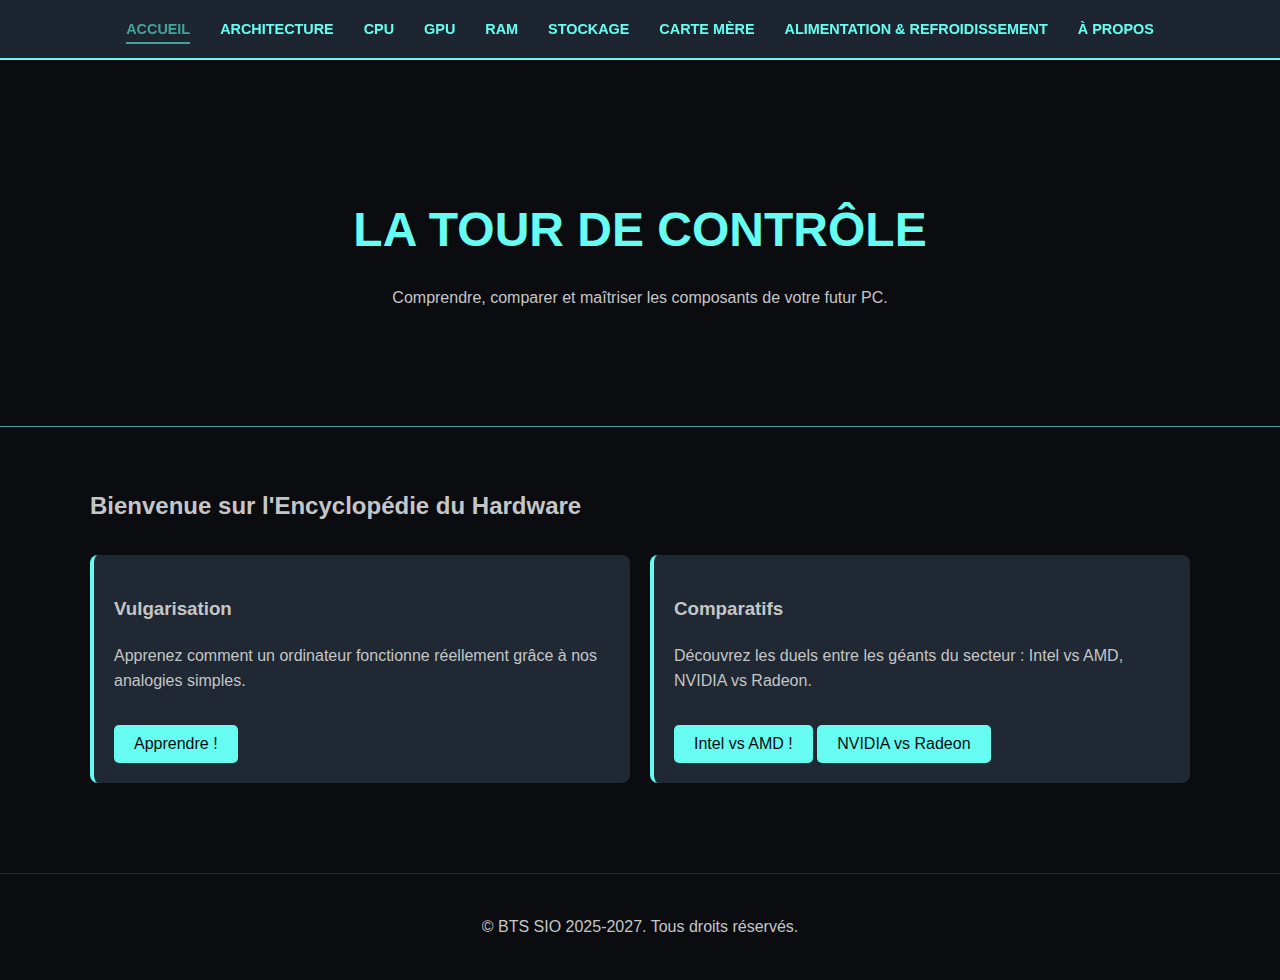
<file: index.html>
<!DOCTYPE html>
<html lang="fr">
<head>
    <meta charset="UTF-8">
    <meta name="viewport" content="width=device-width, initial-scale=1.0">
    <title>Cyber-Hardware | La Tour de Contrôle</title>
    <link rel="stylesheet" href="css/global.css">
    <link rel="stylesheet" href="css/acceuil.css">
</head>
<body>

    <header>
        <nav>
            <ul>
                <li><a href="index.html"class="active">Accueil</a></li>
                <li><a href="architecture.html">Architecture</a></li>
                <li><a href="cpu.html">CPU</a></li>
                <li><a href="gpu.html">GPU</a></li>
                <li><a href="ram.html">RAM</a></li>
                <li><a href="stockage.html">Stockage</a></li>
                <li><a href="mobo.html">Carte Mère</a></li>
                <li><a href="cooling.html">Alimentation & Refroidissement</a></li>
                <li><a href="a-propos.html">À propos</a></li>

            </ul>
        </nav>
    </header>

    <section class="hero">
        <h1>LA TOUR DE CONTRÔLE</h1>
        <p>Comprendre, comparer et maîtriser les composants de votre futur PC.</p>
    </section>

    <main class="container">
        <h2>Bienvenue sur l'Encyclopédie du Hardware</h2>
        <div class="intro-grid">
            <div class="card">
                <h3>Vulgarisation</h3>
                <p>Apprenez comment un ordinateur fonctionne réellement grâce à nos analogies simples.</p>
                <a href="architecture.html"><button class="go-to">Apprendre !</button></a>
            </div>
            <div class="card">
                <h3>Comparatifs</h3>
                <p>Découvrez les duels entre les géants du secteur : Intel vs AMD, NVIDIA vs Radeon.</p>
                <a href="cpu.html"><button class="go-to">Intel vs AMD !</button></a>
                <a href="gpu.html"><button class="go-to">NVIDIA vs Radeon</button></a>
            </div>
        </div>
    </main>

    <footer>    
        &copy; BTS SIO 2025-2027. Tous droits réservés.
    </footer>

</body>
</html>
</file>
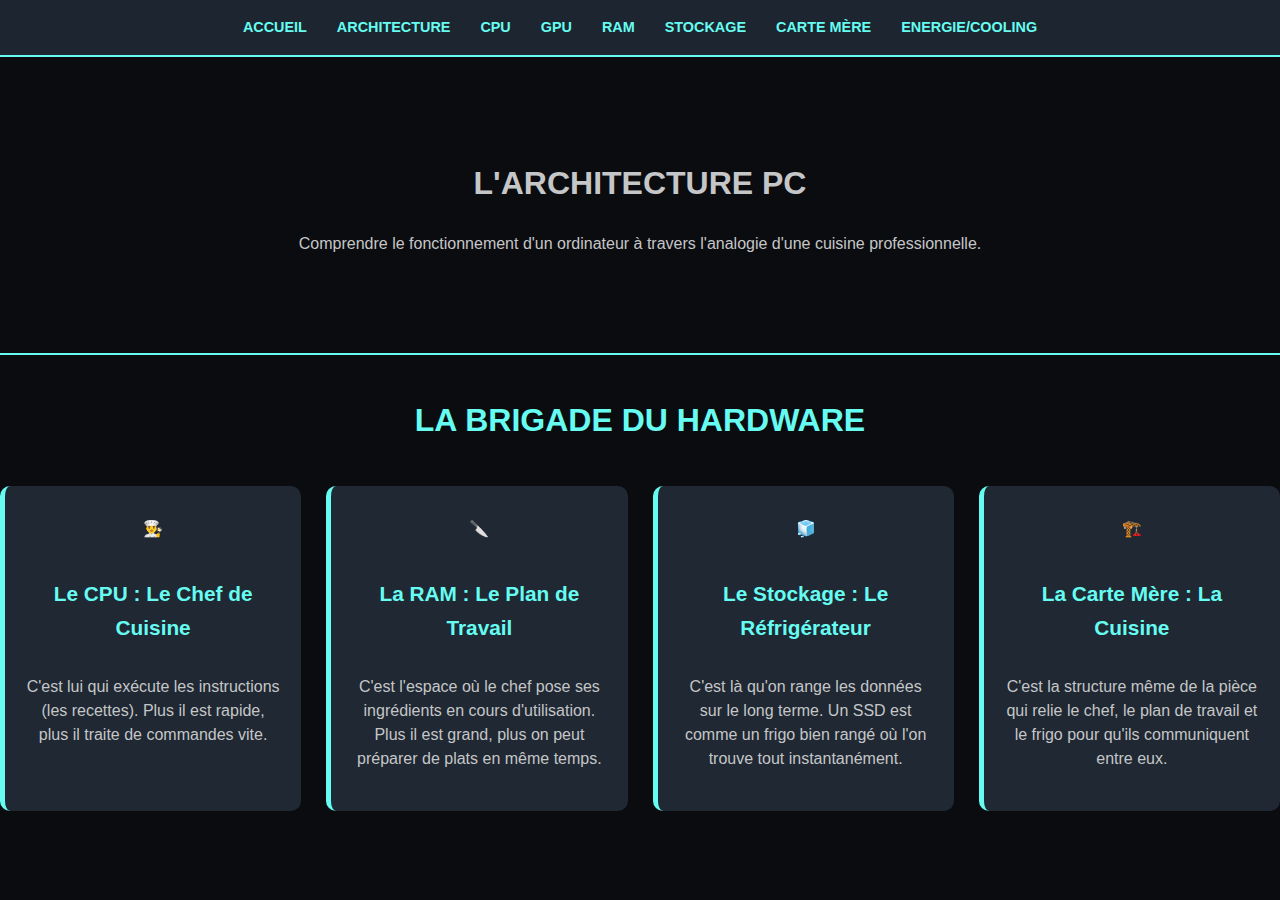
<file: architecture.html>
<!DOCTYPE html>
<html lang="fr">
<head>
    <meta charset="UTF-8">
    <meta name="viewport" content="width=device-width, initial-scale=1.0">
    <title>Architecture PC | La Brigade de Cuisine</title>
    
    <link rel="stylesheet" href="css/global.css">
    <link rel="stylesheet" href="css/architecture.css">
</head>
<body>

    <header>
        <nav>
            <ul>
                <li><a href="index.html">Accueil</a></li>
                <li><a href="architecture.html">Architecture</a></li>
                <li><a href="cpu.html">CPU</a></li>
                <li><a href="gpu.html">GPU</a></li>
                <li><a href="ram.html">RAM</a></li>
                <li><a href="stockage.html">Stockage</a></li>
                <li><a href="mobo.html">Carte Mère</a></li>
                <li><a href="cooling.html">Energie/Cooling</a></li>
            </ul>
        </nav>
    </header>

    <section class="hero-arch">
        <div class="container">
            <h1>L'ARCHITECTURE PC</h1>
            <p>Comprendre le fonctionnement d'un ordinateur à travers l'analogie d'une cuisine professionnelle.</p>
        </div>
    </section>

    <main class="container">
        <h2 class="section-title">La Brigade du Hardware</h2>
        
        <div class="analogy-grid">
            <div class="analogy-card">
                <div class="icon-box">👨‍🍳</div>
                <h3>Le CPU : Le Chef de Cuisine</h3>
                <p>C'est lui qui exécute les instructions (les recettes). Plus il est rapide, plus il traite de commandes vite.</p>
            </div>

            <div class="analogy-card">
                <div class="icon-box">🔪</div>
                <h3>La RAM : Le Plan de Travail</h3>
                <p>C'est l'espace où le chef pose ses ingrédients en cours d'utilisation. Plus il est grand, plus on peut préparer de plats en même temps.</p>
            </div>

            <div class="analogy-card">
                <div class="icon-box">🧊</div>
                <h3>Le Stockage : Le Réfrigérateur</h3>
                <p>C'est là qu'on range les données sur le long terme. Un SSD est comme un frigo bien rangé où l'on trouve tout instantanément.</p>
            </div>

            <div class="analogy-card">
                <div class="icon-box">🏗️</div>
                <h3>La Carte Mère : La Cuisine</h3>
                <p>C'est la structure même de la pièce qui relie le chef, le plan de travail et le frigo pour qu'ils communiquent entre eux.</p>
            </div>
        </div>
    </main>

    

</body>
</html>
</file>
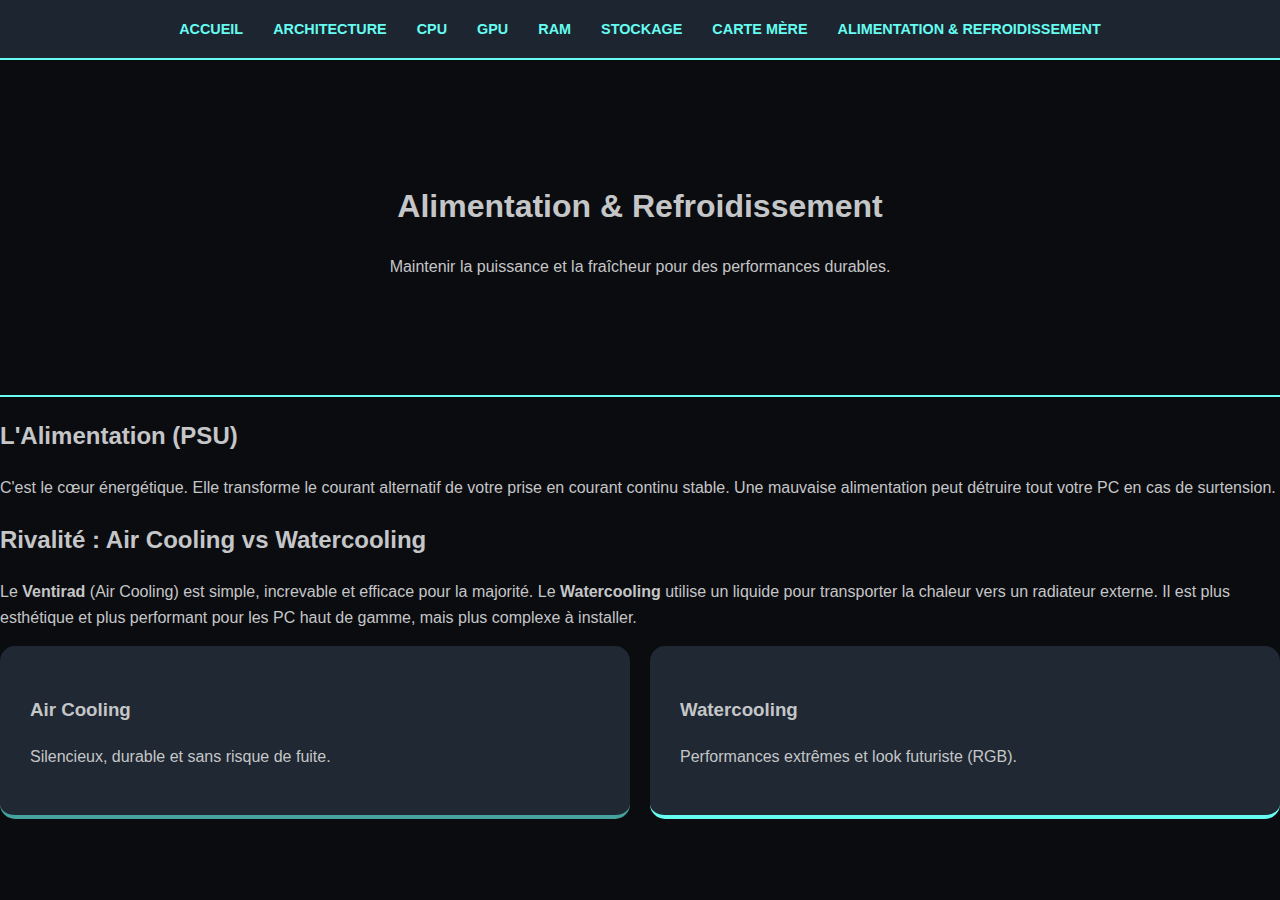
<file: cooling.html>
<!DOCTYPE html>
<html lang="fr">

<head>
    <meta charset="UTF-8">
    <meta name="viewport" content="width=device-width, initial-scale=1.0">
    <title>Cooling & Energie | Gestion Thermique - Cyber-Hardware</title>
    <link rel="stylesheet" href="css/global.css">
    <link rel="stylesheet" href="css/cooling.css">
</head>

<body>
    <header>
        <nav>
            <ul>
                <li><a href="index.html">Accueil</a></li>
                <li><a href="architecture.html">Architecture</a></li>
                <li><a href="cpu.html">CPU</a></li>
                <li><a href="gpu.html">GPU</a></li>
                <li><a href="ram.html">RAM</a></li>
                <li><a href="stockage.html">Stockage</a></li>
                <li><a href="mobo.html">Carte Mère</a></li>
                <li><a href="cooling.html">Alimentation & Refroidissement</a></li>
            </ul>
        </nav>
    </header>

    <main class="cooling-section">
        <section class="hero-cooling">
            <h1>Alimentation & Refroidissement</h1>
            <p>Maintenir la puissance et la fraîcheur pour des performances durables.</p>
        </section>

        <div class="container">
            <section class="explanation-box">
                <h2>L'Alimentation (PSU)</h2>
                <p>C'est le cœur énergétique. Elle transforme le courant alternatif de votre prise en courant continu
                    stable. Une mauvaise alimentation peut détruire tout votre PC en cas de surtension.</p>

                <h2>Rivalité : Air Cooling vs Watercooling</h2>
                <p>Le <strong>Ventirad</strong> (Air Cooling) est simple, increvable et efficace pour la majorité. Le
                    <strong>Watercooling</strong> utilise un liquide pour transporter la chaleur vers un radiateur
                    externe. Il est plus esthétique et plus performant pour les PC haut de gamme, mais plus complexe à
                    installer.</p>
            </section>

            <div class="cooling-grid">
                <div class="cool-card air">
                    <h3>Air Cooling</h3>
                    <p>Silencieux, durable et sans risque de fuite.</p>
                </div>
                <div class="cool-card water">
                    <h3>Watercooling</h3>
                    <p>Performances extrêmes et look futuriste (RGB).</p>
                </div>
            </div>
        </div>
    </main>
</body>

</html>
</file>
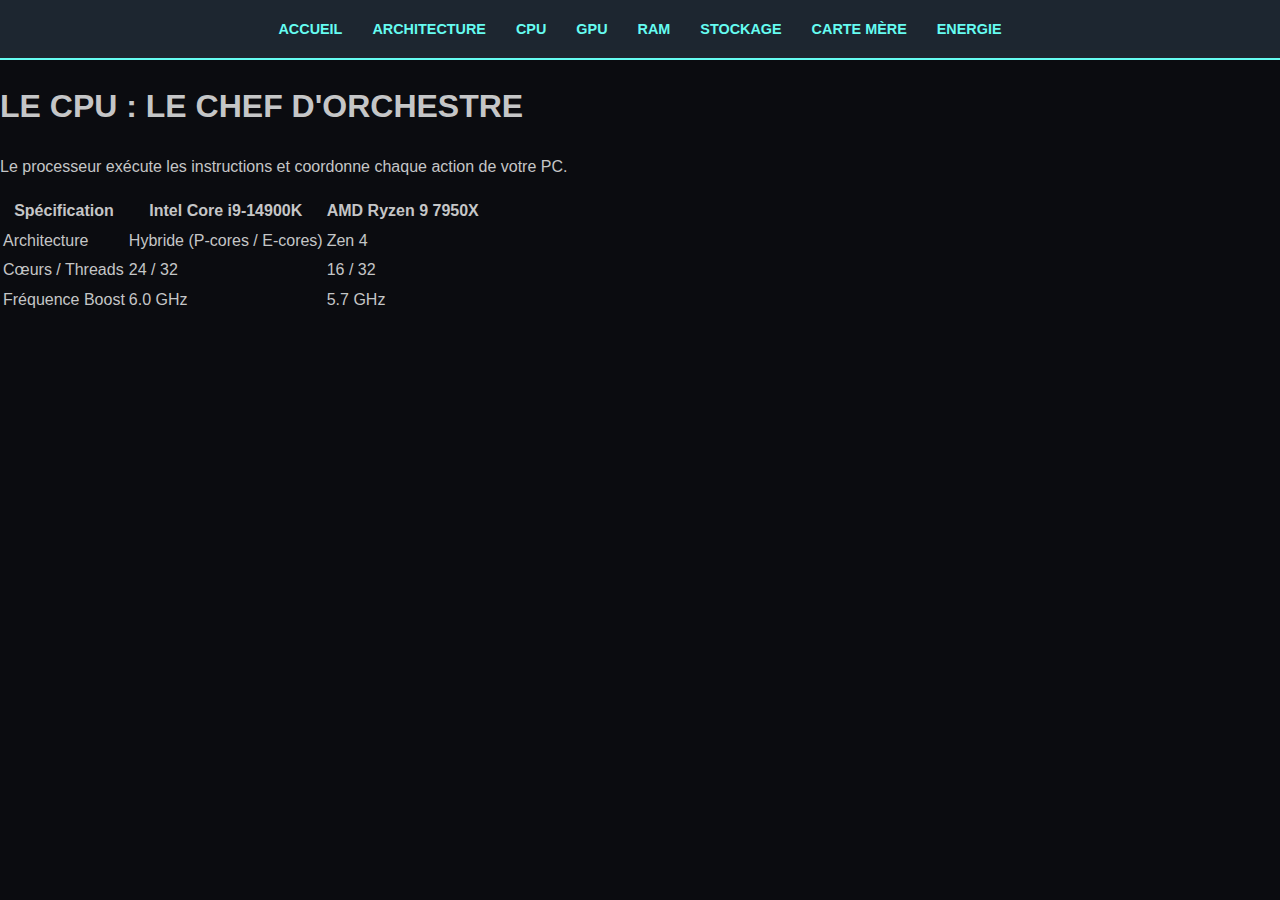
<file: cpu.html>
<!DOCTYPE html>
<html lang="fr">
<head>
    <meta charset="UTF-8">
    <meta name="viewport" content="width=device-width, initial-scale=1.0">
    <title>CPU | Processeurs - Cyber-Hardware</title>
    <link rel="stylesheet" href="css/global.css">
    <link rel="stylesheet" href="css/cpu.css">
</head>
<body>
    <header>
        <nav>
            <ul>
                <li><a href="index.html">Accueil</a></li>
                <li><a href="architecture.html">Architecture</a></li>
                <li><a href="cpu.html">CPU</a></li>
                <li><a href="gpu.html">GPU</a></li>
                <li><a href="ram.html">RAM</a></li>
                <li><a href="stockage.html">Stockage</a></li>
                <li><a href="mobo.html">Carte Mère</a></li>
                <li><a href="cooling.html">Energie</a></li>
            </ul>
        </nav>
    </header>

    <main class="container py-5">
        <section class="cpu-intro">
            <h1>LE CPU : LE CHEF D'ORCHESTRE</h1>
            <p>Le processeur exécute les instructions et coordonne chaque action de votre PC.</p>
        </section>

        

        <div class="cpu-comparison">
            <table>
                <thead>
                    <tr>
                        <th>Spécification</th>
                        <th>Intel Core i9-14900K</th>
                        <th>AMD Ryzen 9 7950X</th>
                    </tr>
                </thead>
                <tbody>
                    <tr>
                        <td>Architecture</td>
                        <td>Hybride (P-cores / E-cores)</td>
                        <td>Zen 4</td>
                    </tr>
                    <tr>
                        <td>Cœurs / Threads</td>
                        <td>24 / 32</td>
                        <td>16 / 32</td>
                    </tr>
                    <tr>
                        <td>Fréquence Boost</td>
                        <td>6.0 GHz</td>
                        <td>5.7 GHz</td>
                    </tr>
                </tbody>
            </table>
        </div>
    </main>
</body>
</html>
</file>
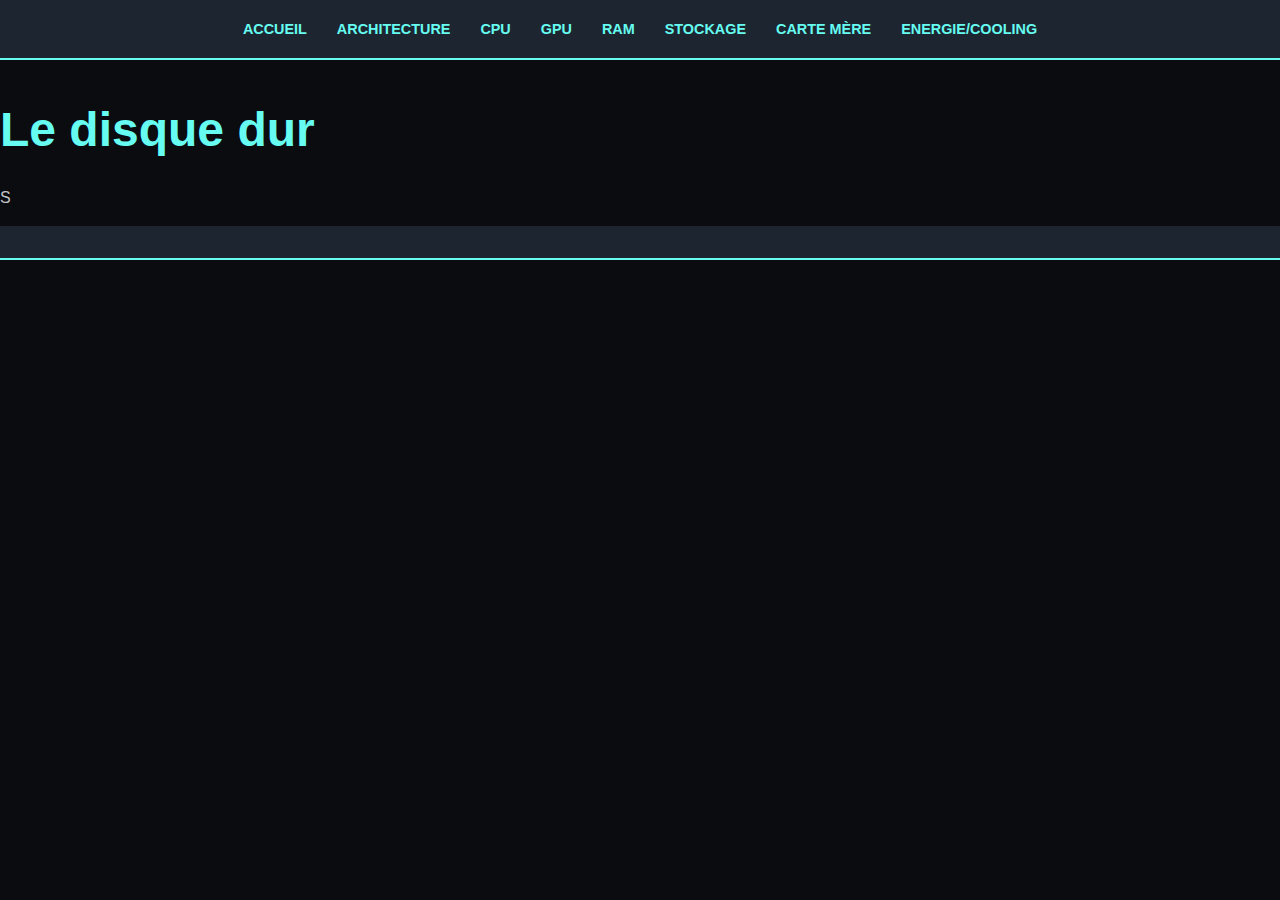
<file: donnees.html>
<!DOCTYPE html>
<html lang="fr">
<head>
    <meta charset="UTF-8">
    <meta name="viewport" content="width=device-width, initial-scale=1.0">
    <title>Stockage de données</title>
    <link rel="stylesheet" href="index.css">
</head>
<body>
    <header>
        <nav>
            <ul>
                <li><a href="index.html">Accueil</a></li>
                <li><a href="architecture.html">Architecture</a></li>
                <li><a href="cpu.html">CPU</a></li>
                <li><a href="gpu.html">GPU</a></li>
                <li><a href="ram.html">RAM</a></li>
                <li><a href="stockage.html">Stockage</a></li>
                <li><a href="mobo.html">Carte Mère</a></li>
                <li><a href="cooling.html">Energie/Cooling</a></li>
            </ul>
        </nav>
    </header>



    <main>
        <div>
            <h1>
                Le disque dur 
            </h1>
            <p>S</p>
        </div>

    </main>


    <footer>

    </footer>
</body>
</html>
</file>
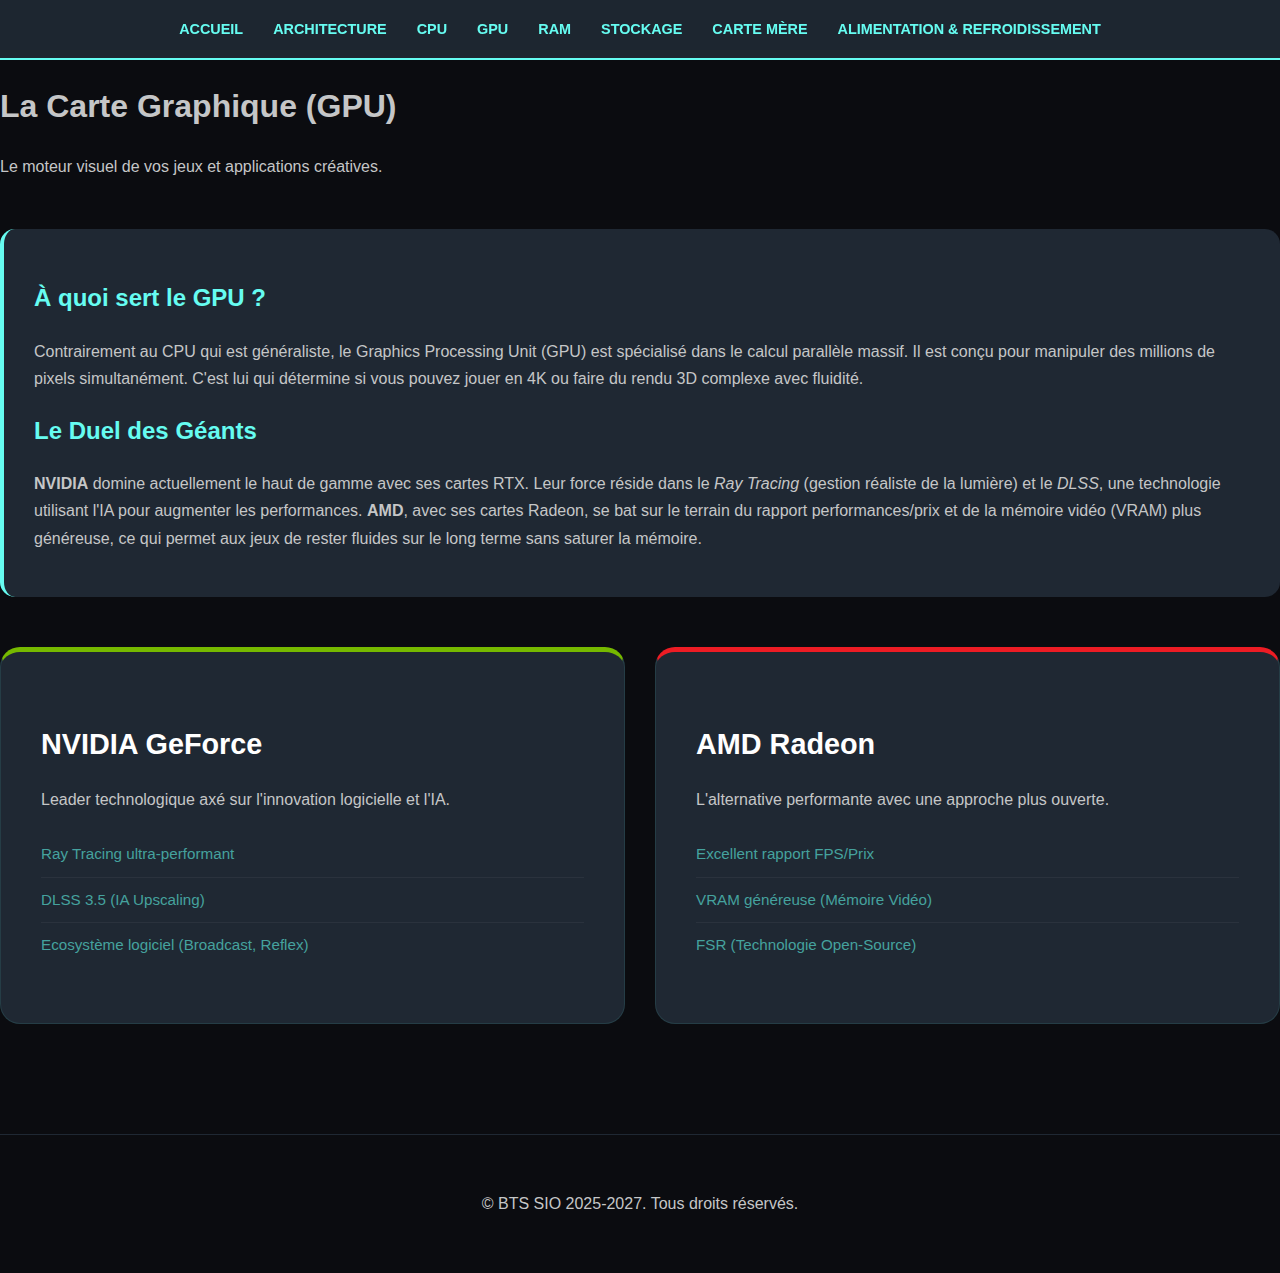
<file: gpu.html>
<!DOCTYPE html>
<html lang="fr">
<head>
    <meta charset="UTF-8">
    <meta name="viewport" content="width=device-width, initial-scale=1.0">
    <title>GPU | NVIDIA vs AMD - Cyber-Hardware</title>
    <link rel="stylesheet" href="css/global.css">
    <link rel="stylesheet" href="css/gpu.css">
</head>
<body>
    <header>
        <nav>
            <ul>
                <li><a href="index.html">Accueil</a></li>
                <li><a href="architecture.html">Architecture</a></li>
                <li><a href="cpu.html">CPU</a></li>
                <li><a href="gpu.html">GPU</a></li>
                <li><a href="ram.html">RAM</a></li>
                <li><a href="stockage.html">Stockage</a></li>
                <li><a href="mobo.html">Carte Mère</a></li>
                <li><a href="cooling.html">Alimentation & Refroidissement</a></li>
            </ul>
        </nav>
    </header>

    <main class="container gpu-section">
        <div class="hero-sub">
            <h1>La Carte Graphique (GPU)</h1>
            <p>Le moteur visuel de vos jeux et applications créatives.</p>
        </div>

        <div class="rivalry-text">
            <h2>À quoi sert le GPU ?</h2>
            <p>Contrairement au CPU qui est généraliste, le Graphics Processing Unit (GPU) est spécialisé dans le calcul parallèle massif. Il est conçu pour manipuler des millions de pixels simultanément. C'est lui qui détermine si vous pouvez jouer en 4K ou faire du rendu 3D complexe avec fluidité.</p>

            <h2>Le Duel des Géants</h2>
            <p><strong>NVIDIA</strong> domine actuellement le haut de gamme avec ses cartes RTX. Leur force réside dans le <em>Ray Tracing</em> (gestion réaliste de la lumière) et le <em>DLSS</em>, une technologie utilisant l'IA pour augmenter les performances. <strong>AMD</strong>, avec ses cartes Radeon, se bat sur le terrain du rapport performances/prix et de la mémoire vidéo (VRAM) plus généreuse, ce qui permet aux jeux de rester fluides sur le long terme sans saturer la mémoire.</p>
        </div>

        

        <div class="gpu-grid">
            <article class="gpu-card nvidia">
                <h3>NVIDIA GeForce</h3>
                <p>Leader technologique axé sur l'innovation logicielle et l'IA.</p>
                <ul class="tech-list">
                    <li>Ray Tracing ultra-performant</li>
                    <li>DLSS 3.5 (IA Upscaling)</li>
                    <li>Ecosystème logiciel (Broadcast, Reflex)</li>
                </ul>
            </article>

            <article class="gpu-card amd">
                <h3>AMD Radeon</h3>
                <p>L'alternative performante avec une approche plus ouverte.</p>
                <ul class="tech-list">
                    <li>Excellent rapport FPS/Prix</li>
                    <li>VRAM généreuse (Mémoire Vidéo)</li>
                    <li>FSR (Technologie Open-Source)</li>
                </ul>
            </article>
        </div>
    </main>

    <footer class="container" style="text-align: center; padding: 40px 0; border-top: 1px solid var(--bg-card); margin-top: 50px;">
        <p>&copy; BTS SIO 2025-2027. Tous droits réservés.</p>
    </footer>
</body>
</html>
</file>
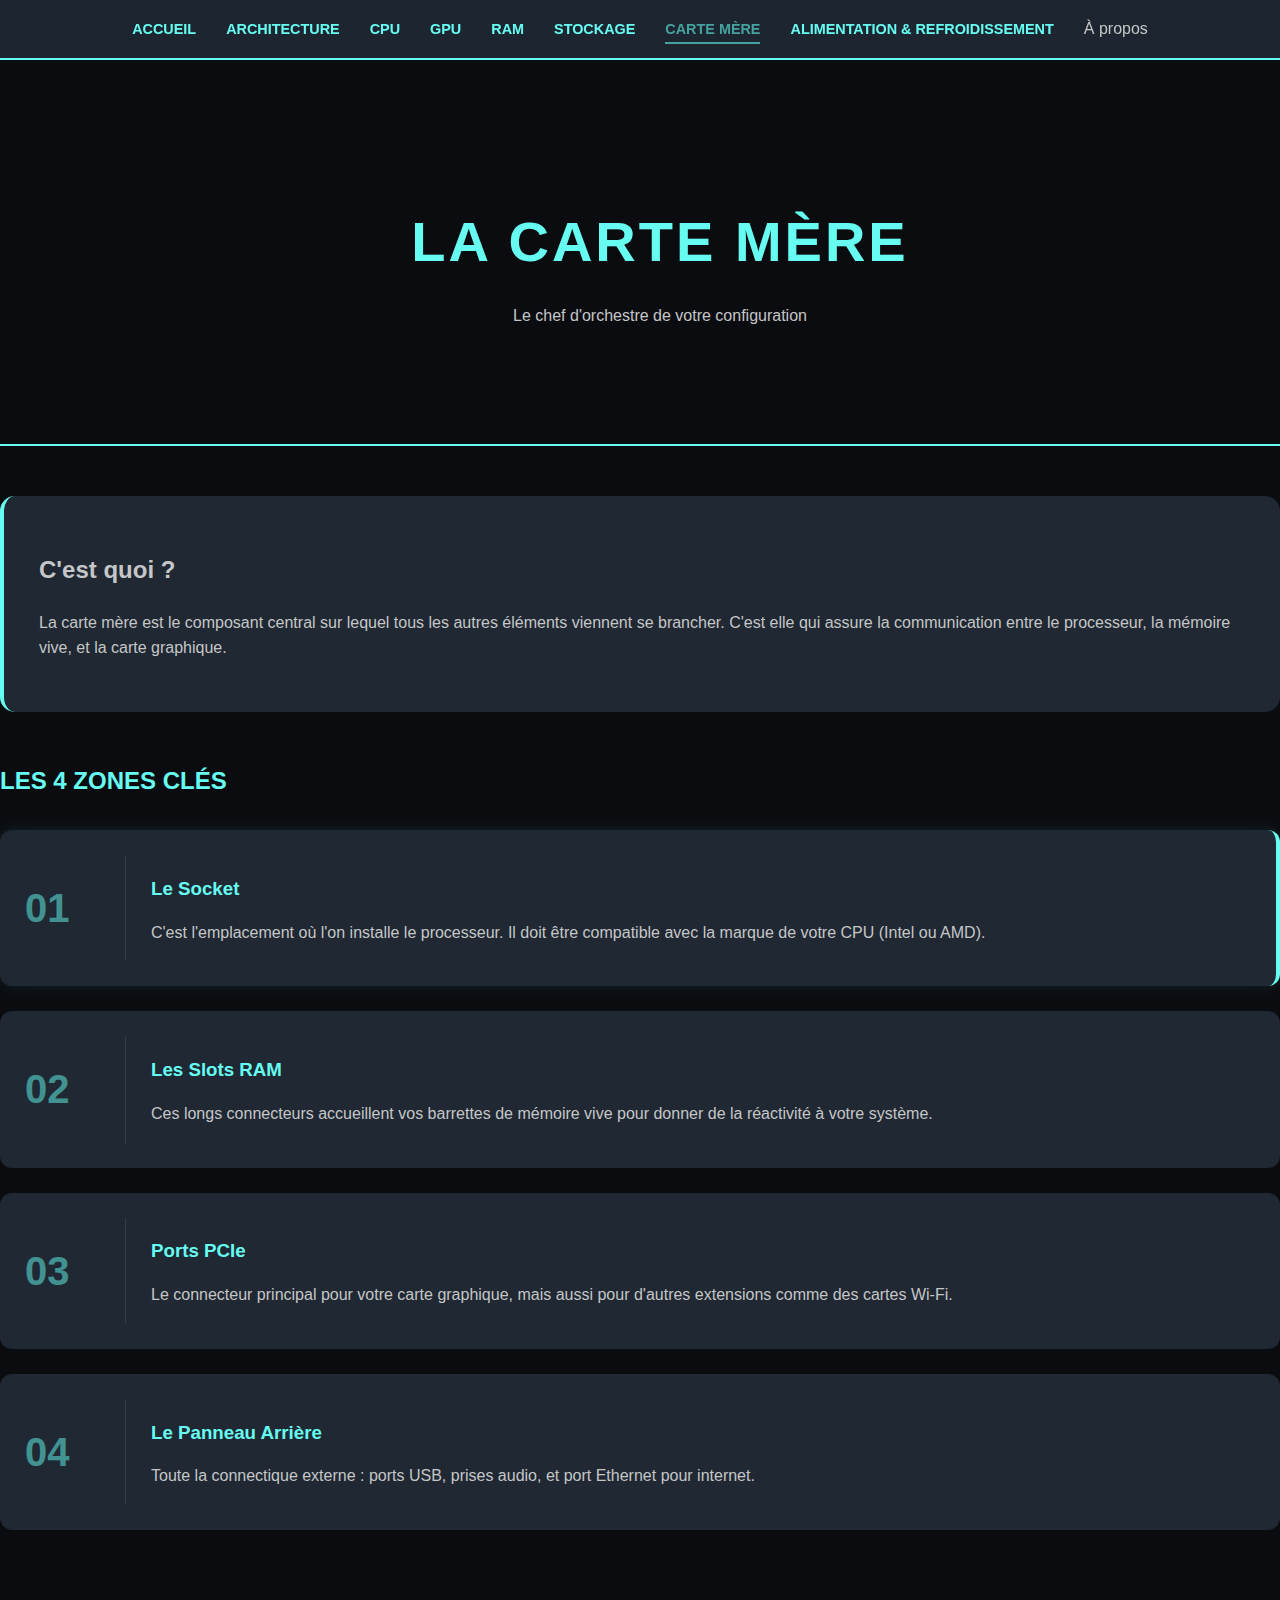
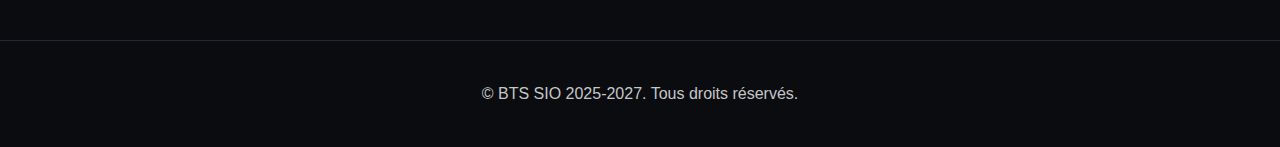
<file: mobo.html>
<!DOCTYPE html>
<html lang="fr">
<head>
    <meta charset="UTF-8">
    <meta name="viewport" content="width=device-width, initial-scale=1.0">
    <title>Carte Mère | Le Système Nerveux - Cyber-Hardware</title>
    <link rel="stylesheet" href="css/global.css">
    <link rel="stylesheet" href="css/mobo.css">
</head>
<body>
    <header>
        <nav>
            <ul>
                <li><a href="index.html">Accueil</a></li>
                <li><a href="architecture.html">Architecture</a></li>
                <li><a href="cpu.html">CPU</a></li>
                <li><a href="gpu.html">GPU</a></li>
                <li><a href="ram.html">RAM</a></li>
                <li><a href="stockage.html">Stockage</a></li>
                <li><a href="mobo.html"class="active">Carte Mère</a></li>
                <li><a href="cooling.html">Alimentation & Refroidissement</a></li>
                <li><a href="a-propos.html"></a>À propos</li>

            </ul>
        </nav>
    </header>

    <main class="mobo-section">
        
        <section class="hero-mobo">
            <h1>LA CARTE MÈRE</h1>
            <p>Le chef d'orchestre de votre configuration</p>
        </section>

        <div class="container">
            <div class="explanation-box">
                <h2>C'est quoi ?</h2>
                <p>La carte mère est le composant central sur lequel tous les autres éléments viennent se brancher. C'est elle qui assure la communication entre le processeur, la mémoire vive, et la carte graphique.</p>
            </div>

            <h2 class="section-title">Les 4 zones clés</h2>

            <div class="mobo-stack">

                <div class="mobo-block active">
                    <div class="mobo-label">01</div>
                    <div class="mobo-details">
                        <h3>Le Socket</h3>
                        <p>C'est l'emplacement où l'on installe le processeur. Il doit être compatible avec la marque de votre CPU (Intel ou AMD).</p>
                    </div>
                </div>

                <div class="mobo-block">
                    <div class="mobo-label">02</div>
                    <div class="mobo-details">
                        <h3>Les Slots RAM</h3>
                        <p>Ces longs connecteurs accueillent vos barrettes de mémoire vive pour donner de la réactivité à votre système.</p>
                    </div>
                </div>

                <div class="mobo-block">
                    <div class="mobo-label">03</div>
                    <div class="mobo-details">
                        <h3>Ports PCIe</h3>
                        <p>Le connecteur principal pour votre carte graphique, mais aussi pour d'autres extensions comme des cartes Wi-Fi.</p>
                    </div>
                </div>

                <div class="mobo-block">
                    <div class="mobo-label">04</div>
                    <div class="mobo-details">
                        <h3>Le Panneau Arrière</h3>
                        <p>Toute la connectique externe : ports USB, prises audio, et port Ethernet pour internet.</p>
                    </div>
                </div>

            </div>

        </div>
    </main>

    <footer style="text-align: center; padding: 40px 0; border-top: 1px solid var(--bg-card); margin-top: 50px;">
        &copy; BTS SIO 2025-2027. Tous droits réservés.
    </footer>
</body>
</html>
</file>
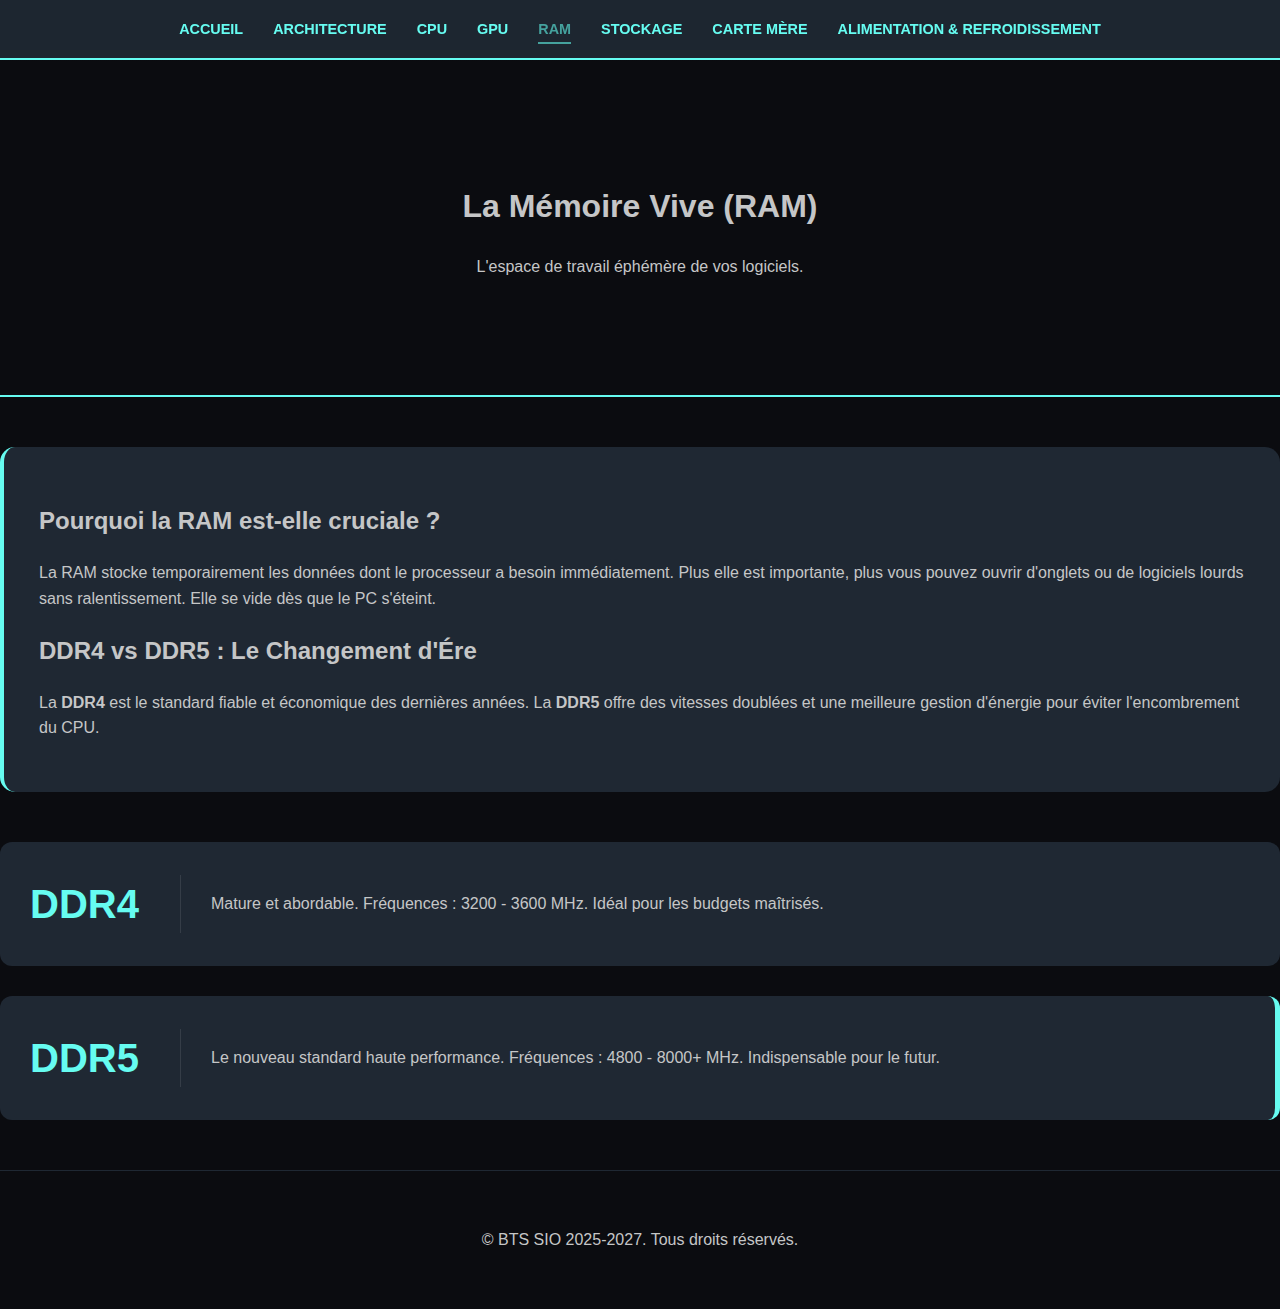
<file: ram.html>
<!DOCTYPE html>
<html lang="fr">
<head>
    <meta charset="UTF-8">
    <meta name="viewport" content="width=device-width, initial-scale=1.0">
    <title>RAM | Mémoire Vive - Cyber-Hardware</title>
    <link rel="stylesheet" href="css/global.css">
    <link rel="stylesheet" href="css/ram.css">
</head>
<body>
       <header>
        <nav>
            <ul>
                <li><a href="index.html">Accueil</a></li>
                <li><a href="architecture.html">Architecture</a></li>
                <li><a href="cpu.html">CPU</a></li>
                <li><a href="gpu.html">GPU</a></li>
                <li><a href="ram.html"class="active">RAM</a></li>
                <li><a href="stockage.html">Stockage</a></li>
                <li><a href="mobo.html">Carte Mère</a></li>
                <li><a href="cooling.html">Alimentation & Refroidissement</a></li>
            </ul>
        </nav>
    </header>

    <main class="ram-section">
        <section class="hero-ram">
            <h1>La Mémoire Vive (RAM)</h1>
            <p>L'espace de travail éphémère de vos logiciels.</p>
        </section>

        <div class="container">
            <section class="explanation-box">
                <h2>Pourquoi la RAM est-elle cruciale ?</h2>
                <p>La RAM stocke temporairement les données dont le processeur a besoin immédiatement. Plus elle est importante, plus vous pouvez ouvrir d'onglets ou de logiciels lourds sans ralentissement. Elle se vide dès que le PC s'éteint.</p>

                <h2>DDR4 vs DDR5 : Le Changement d'Ére</h2>
                <p>La <strong>DDR4</strong> est le standard fiable et économique des dernières années. La <strong>DDR5</strong> offre des vitesses doublées et une meilleure gestion d'énergie pour éviter l'encombrement du CPU.</p>
            </section>

            

            <div class="ram-comparison">
                <div class="ram-block">
                    <div class="ram-label">DDR4</div>
                    <div class="ram-details">
                        <p>Mature et abordable. Fréquences : 3200 - 3600 MHz. Idéal pour les budgets maîtrisés.</p>
                    </div>
                </div>

                <div class="ram-block active">
                    <div class="ram-label">DDR5</div>
                    <div class="ram-details">
                        <p>Le nouveau standard haute performance. Fréquences : 4800 - 8000+ MHz. Indispensable pour le futur.</p>
                    </div>
                </div>
            </div>
        </div>
    </main>

    <footer class="container text-center py-4 mt-5 border-top border-secondary">
        <p>&copy; BTS SIO 2025-2027. Tous droits réservés.</p>
    </footer>
</body>
</html>
</file>
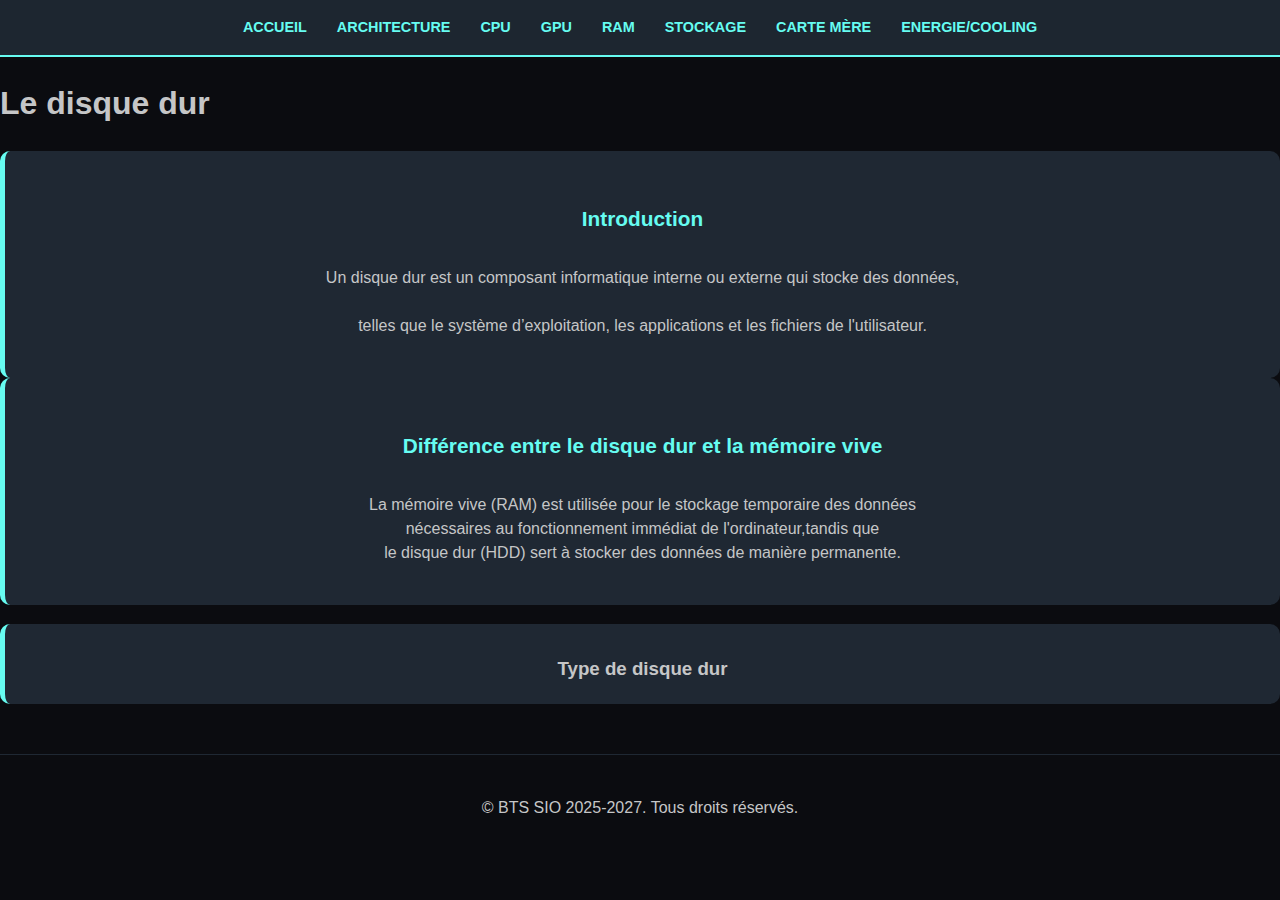
<file: stockage.html>
<!DOCTYPE html>
<html lang="fr">
<head>
    <meta charset="UTF-8">
    <meta name="viewport" content="width=device-width, initial-scale=1.0">
    <title>Stockage de données</title>
    <link rel="stylesheet" href="css/global.css">
    <link rel="stylesheet" href="css/architecture.css">
    

</head>
<body>
    <header>
        <nav>
            <ul>
                <li><a href="index.html">Accueil</a></li>
                <li><a href="architecture.html">Architecture</a></li>
                <li><a href="cpu.html">CPU</a></li>
                <li><a href="gpu.html">GPU</a></li>
                <li><a href="ram.html">RAM</a></li>
                <li><a href="stockage.html">Stockage</a></li>
                <li><a href="mobo.html">Carte Mère</a></li>
                <li><a href="cooling.html">Energie/Cooling</a></li>
            </ul>
        </nav>
    </header>



    <main>
        <div>
            <h1>
                Le disque dur 
            </h1>
            <p></p>
        </div>


        <div class="intro-grid">
        <div class="analogy-card">
            <h3>Introduction</h3>

            <p>
                Un disque dur est un composant informatique interne ou externe qui stocke des données, 
                <br><br>telles que le système d’exploitation, les applications et les fichiers de l'utilisateur.
            </p>
        </div>

        <div class="analogy-card">
            <h3>Différence entre le disque dur et la mémoire vive</h3>

            <p>
                La mémoire vive (RAM) est utilisée pour le stockage temporaire des données<br>
                 nécessaires au fonctionnement immédiat de l'ordinateur,tandis que <br>
                 le disque dur (HDD) sert à stocker des données de manière permanente.
            </p>
        </div>


        <div>
            <h3 class="analogy-card">Type de disque dur</h3>

            <p>

            </p>
        </div>


        </div>

    </main>


    <footer>    
        &copy; BTS SIO 2025-2027. Tous droits réservés.
    </footer>
</body>
</html>
</file>
<file: css/global.css>
/* --- TON CODE EXISTANT --- */
:root {
    --bg-dark: #0b0c10;
    --bg-card: #1f2833;
    --accent-cyan: #66fcf1;
    --accent-teal: #45a29e;
    --text-main: #c5c6c7;
}

body {
    background-color: var(--bg-dark);
    color: var(--text-main);
    font-family: 'Inter', sans-serif;
    margin: 0;
    line-height: 1.6;
    scroll-behavior: smooth;
}

body::-webkit-scrollbar {
    display: none;
}

header {
    background-color: rgba(31, 40, 51, 0.95);
    border-bottom: 2px solid var(--accent-cyan);
    padding: 1rem 0;
    position: sticky;
    top: 0;
    z-index: 1000;
}

nav ul {
    display: flex;
    justify-content: center;
    list-style: none;
    padding: 0;
    margin: 0;
    flex-wrap: wrap;
}

nav ul li {
    margin: 0 15px;
}

nav ul li a {
    color: var(--accent-cyan);
    text-decoration: none;
    font-weight: bold;
    font-size: 0.9rem;
    text-transform: uppercase;
    transition: color 0.3s;
}

nav ul li a:hover {
    color: var(--accent-teal);
}

nav ul li a.active {
    color: var(--accent-teal);
    border-bottom: 2px solid var(--accent-teal);
    padding-bottom: 5px;
}

.go-to {
    margin-top: 15px;
    padding: 10px 20px;
    background-color: var(--accent-cyan);
    color: var(--bg-dark);
    border: none;
    border-radius: 5px;
    font-size: 1rem;
    cursor: pointer;
    transition: background-color 0.3s;
}

.go-to:hover {
    background-color: var(--accent-teal);
}

footer {
    text-align: center;
    padding: 40px 0;
    border-top: 1px solid var(--bg-card);
    color: var(--text-main);
    margin-top: 50px;
}

/* --- AJOUT RESPONSIVE --- */
@media (max-width: 768px) {
    nav ul li {
        margin: 5px 10px; /* Moins d'espace entre les liens sur mobile */
    }
    
    header {
        padding: 0.5rem 0;
    }
}
</file>
<file: css/acceuil.css>
/* --- TON CODE EXISTANT --- */
.hero {
    text-align: center;
    padding: 100px 20px;
    background: linear-gradient(rgba(11, 12, 16, 0.8), rgba(11, 12, 16, 0.8)), url('https://images.unsplash.com/photo-1518770660439-4636190af475?auto=format&fit=crop&q=80&w=2070');
    background-size: cover;
    border-bottom: 1px solid var(--accent-teal);
}

h1 {
    color: var(--accent-cyan);
    font-size: 3rem;
    margin-bottom: 10px;
}

.container {
    max-width: 1100px;
    margin: auto;
    padding: 40px 20px;
}

.intro-grid {
    display: grid;
    grid-template-columns: repeat(auto-fit, minmax(300px, 1fr));
    gap: 20px;
    margin-top: 30px;
}

.card {
    background: var(--bg-card);
    padding: 20px;
    border-radius: 8px;
    border-left: 4px solid var(--accent-cyan);
}

/* --- AJOUT RESPONSIVE --- */
@media (max-width: 768px) {
    .hero {
        padding: 60px 20px;
    }
    
    h1 {
        font-size: 2.2rem;
    }
    
    .intro-grid {
        grid-template-columns: 1fr; /* Une seule colonne sur mobile */
    }
}
</file>
<file: css/architecture.css>
/* --- TON CODE EXISTANT --- */
.hero-arch {
    text-align: center;
    padding: 80px 20px;
    background: linear-gradient(rgba(11, 12, 16, 0.85), rgba(11, 12, 16, 0.85)), 
                url('https://images.unsplash.com/photo-1556910103-1c02745aae4d?q=80&w=2070');
    background-size: cover;
    background-position: center;
    border-bottom: 2px solid var(--accent-cyan);
}

.section-title {
    text-align: center;
    margin: 40px 0;
    color: var(--accent-cyan);
    font-size: 2rem;
    text-transform: uppercase;
}

.analogy-grid {
    display: grid;
    grid-template-columns: repeat(auto-fit, minmax(280px, 1fr));
    gap: 25px;
    margin-bottom: 50px;
}

.analogy-card {
    background-color: var(--bg-card);
    padding: 30px 20px 20px 20px; 
    border-radius: 10px;
    border-left: 5px solid var(--accent-cyan);
    transition: transform 0.3s ease, box-shadow 0.3s ease;
    display: flex;
    flex-direction: column;
    align-items: center; 
    text-align: center; 
}

.analogy-card:hover {
    transform: translateY(-5px);
    box-shadow: 0 5px 15px rgba(102, 252, 241, 0.2);
}

.icon-box {
    margin-bottom: 15px;
    display: block;
}

.icon-box img {
    width: 60px;
    height: 60px;
}

.analogy-card h3 {
    color: var(--accent-cyan);
    margin-bottom: 15px;
    font-size: 1.3rem;
}

.analogy-card p {
    font-size: 1rem;
    color: var(--text-main);
    line-height: 1.5;
    margin-bottom: 20px;
    flex-grow: 1; 
}

a {
    text-decoration: none;
    width: 100%; 
    display: flex;
    justify-content: center;
}

.go-to-arch {
    display: inline-block; 
    background-color: var(--accent-cyan);
    color: var(--bg-dark);
    border: none;
    padding: 10px 20px;
    border-radius: 5px;
    font-size: 1rem;
    font-weight: bold;
    cursor: pointer;
    transition: all 0.3s;
}

.go-to-arch:hover {
    background-color: var(--accent-teal);
    transform: scale(1.05); 
}

/* --- AJOUT RESPONSIVE --- */
@media (max-width: 600px) {
    .analogy-grid {
        grid-template-columns: 1fr;
    }
}
</file>
<file: css/cooling.css>
/* --- TON CODE EXISTANT --- */
.cooling-section {
    padding-top: 0;
}

.hero-cooling {
    text-align: center;
    padding: 100px 20px;
    background: linear-gradient(rgba(11, 12, 16, 0.8), rgba(11, 12, 16, 0.8)),
        url('https://images.unsplash.com/photo-1587202372775-e229f172b9d7?q=80&w=2000');
    background-size: cover;
    background-position: center;
    border-bottom: 2px solid var(--accent-cyan);
}

.cooling-grid {
    display: flex;
    gap: 20px;
    flex-wrap: wrap;
    margin-bottom: 50px;
}

.cool-card {
    flex: 1;
    min-width: 280px;
    background: var(--bg-card);
    padding: 30px;
    border-radius: 15px;
    border-bottom: 4px solid var(--accent-teal);
}

.cool-card.water {
    border-bottom-color: var(--accent-cyan);
}

.content-text {
    margin: 40px 0;
    padding: 0.5px;
    padding-left:30px;
    background: rgba(31, 40, 51, 0.5);
    border-radius: 12px;
    border-left: 4px solid var(--accent-cyan);
}

.content-text h2 {
    color: var(--accent-cyan);
    margin-bottom: 20px;
    font-size: 1.8rem;
}

/* --- AJOUT RESPONSIVE --- */
@media (max-width: 768px) {
    .hero-cooling {
        padding: 60px 20px;
    }
    
    .cool-card {
        min-width: 100%; /* Chaque carte prend toute la largeur sur mobile */
    }
    
    .content-text {
        padding-left: 15px;
    }
}
</file>
<file: css/cpu.css>
/* --- TON CODE EXISTANT --- */
.content-text {
    margin: 40px 0;
    padding: 0.5px;
    padding-left:30px;
    background: rgba(31, 40, 51, 0.5);
    border-radius: 12px;
    border-left: 4px solid var(--accent-cyan);
}

.content-text h2 {
    color: var(--accent-cyan);
    margin-bottom: 20px;
    font-size: 1.8rem;
}

.content-text p {
    margin-bottom: 20px;
    font-size: 1.1rem;
    color: var(--text-main);
}

.comp-table {
    width: 100%;
    border-collapse: collapse;
    margin-top: 30px;
    background-color: var(--bg-card);
    border-radius: 10px;
    overflow: hidden;
}

.comp-table th, .comp-table td {
    padding: 20px;
    text-align: left;
    border-bottom: 1px solid rgba(102, 252, 241, 0.1);
}

.comp-table th {
    background-color: var(--accent-teal);
    color: var(--bg-dark);
    text-transform: uppercase;
}

.hero-cpu {
    text-align: center;
    padding: 100px 20px;
    background: linear-gradient(rgba(11, 12, 16, 0.8), rgba(11, 12, 16, 0.8)), 
                url('https://images.unsplash.com/photo-1591799264318-7e6ef8ddb7ea?q=80&w=2000');
    background-size: cover;
    background-position: center;
    border-bottom: 2px solid var(--accent-cyan);
}

/* --- AJOUT RESPONSIVE --- */
@media (max-width: 768px) {
    .hero-cpu {
        padding: 60px 20px;
    }
    
    .comp-table {
        display: block;
        overflow-x: auto; /* Permet le scroll horizontal sur mobile */
        white-space: nowrap;
    }
    
    .content-text {
        padding-left: 15px;
        margin: 20px 0;
    }
}
</file>
<file: index.css>
:root {
    --bg-dark: #0b0c10;
    --bg-card: #1f2833;
    --accent-cyan: #66fcf1;
    --accent-teal: #45a29e;
    --text-main: #c5c6c7;
}

body {
    background-color: var(--bg-dark);
    color: var(--text-main);
    font-family: 'Inter', sans-serif;
    margin: 0;
    line-height: 1.6;
}

header, footer {
    background-color: rgba(31, 40, 51, 0.95);
    border-bottom: 2px solid var(--accent-cyan);
    padding: 1rem 0;
    position: sticky;
    top: 0;
    z-index: 1000;
}

nav ul {
    display: flex;
    justify-content: center;
    list-style: none;
    padding: 0;
    margin: 0;
    flex-wrap: wrap;
}

nav ul li {
    margin: 0 15px;
}

nav ul li a {
    color: var(--accent-cyan);
    text-decoration: none;
    font-weight: bold;
    font-size: 0.9rem;
    text-transform: uppercase;
    transition: color 0.3s;
}

nav ul li a:hover {
    color: var(--accent-teal);
}

.hero {
    text-align: center;
    padding: 100px 20px;
    background: linear-gradient(rgba(11, 12, 16, 0.8), rgba(11, 12, 16, 0.8)), url('https://images.unsplash.com/photo-1518770660439-4636190af475?auto=format&fit=crop&q=80&w=2070');
    background-size: cover;
    border-bottom: 1px solid var(--accent-teal);
}

h1 {
    color: var(--accent-cyan);
    font-size: 3rem;
    margin-bottom: 10px;
}

.container {
    max-width: 1100px;
    margin: auto;
    padding: 40px 20px;
}

.intro-grid {
    display: grid;
    grid-template-columns: repeat(auto-fit, minmax(300px, 1fr));
    gap: 20px;
    margin-top: 30px;
}

.card {
    background: var(--bg-card);
    padding: 20px;
    border-radius: 8px;
    border-left: 4px solid var(--accent-cyan);
}
</file>
<file: css/gpu.css>
/* --- TON CODE EXISTANT --- */
.gpu-section {
    padding-top: 0; 
    padding-bottom: 60px;
}

.hero-gpu {
    text-align: center;
    padding: 100px 20px;
    background: linear-gradient(rgba(11, 12, 16, 0.75), rgba(11, 12, 16, 0.75)), 
                url('https://static.vecteezy.com/system/resources/thumbnails/051/758/857/small_2x/close-up-of-high-performance-graphics-card-with-three-cooling-fans-with-neon-lighting-modern-card-for-gaming-and-advanced-computing-photo.jpg');
    background-size: cover;
    background-position: center;
    border-bottom: 2px solid var(--accent-cyan); 
    width: 100%;
}

.hero-gpu h1 {
    font-size: 3rem;
    color: var(--accent-cyan);
    margin-bottom: 15px;
}

.rivalry-text {
    background: var(--bg-card);
    padding: 30px;
    border-radius: 15px; 
    border-left: 4px solid var(--accent-cyan); 
    margin: 50px 0; 
}

.rivalry-text h2 {
    color: var(--accent-cyan);
    margin-bottom: 20px;
}

.rivalry-text p {
    margin-bottom: 15px;
    line-height: 1.7;
}

.gpu-grid {
    display: grid;
    grid-template-columns: repeat(auto-fit, minmax(350px, 1fr));
    gap: 30px;
}

.gpu-card {
    background: var(--bg-card);
    padding: 40px;
    border-radius: 20px;
    transition: all 0.4s ease; 
    border: 1px solid rgba(102, 252, 241, 0.1);
}

.gpu-card:hover {
    transform: translateY(-15px); 
    box-shadow: 0 10px 30px rgba(0, 0, 0, 0.5); 
}

.gpu-card.nvidia { 
    border-top: 5px solid #76b900; 
}

.gpu-card.amd { 
    border-top: 5px solid #ed1c24; 
}

.gpu-card h3 {
    font-size: 1.8rem;
    margin-bottom: 20px;
    color: #ffffff;
}

.tech-list {
    margin-top: 20px;
    list-style: none; 
    padding: 0;
}

.tech-list li {
    padding: 10px 0;
    border-bottom: 1px solid rgba(255, 255, 255, 0.05);
    color: var(--accent-teal); 
    font-size: 0.95rem;
}

.tech-list li:last-child {
    border-bottom: none;
}

/* --- AJOUT RESPONSIVE --- */
@media (max-width: 768px) {
    .hero-gpu {
        padding: 60px 20px;
    }
    
    .hero-gpu h1 {
        font-size: 2rem;
    }
    
    .gpu-grid {
        grid-template-columns: 1fr;
    }
    
    .gpu-card {
        padding: 20px;
    }
}
</file>
<file: css/mobo.css>
/* --- TON CODE EXISTANT --- */
.mobo-section {
    padding-top: 0; 
    padding-bottom: 60px;
}

.hero-mobo {
    text-align: center;
    padding: 100px 20px;
    background: linear-gradient(rgba(11, 12, 16, 0.8), rgba(11, 12, 16, 0.8)), 
                url('https://images.unsplash.com/photo-1518770660439-4636190af475?q=80&w=2000');
    background-size: cover;
    background-position: center;
    border-bottom: 2px solid var(--accent-cyan);
    width: 100%;
}

.hero-mobo h1 {
    font-size: 3.5rem;
    color: var(--accent-cyan);
    margin-bottom: 10px;
    letter-spacing: 3px;
}

.explanation-box {
    background: var(--bg-card);
    padding: 35px;
    border-radius: 15px;
    border-left: 4px solid var(--accent-cyan);
    margin: 50px 0;
}

.section-title {
    color: var(--accent-cyan);
    margin-bottom: 30px;
    text-transform: uppercase;
}

.mobo-stack {
    display: flex;
    flex-direction: column;
    gap: 25px;
}

.mobo-block {
    display: flex;
    align-items: center;
    background: var(--bg-card);
    padding: 25px;
    border-radius: 12px;
    border-right: 4px solid transparent;
    transition: all 0.3s ease;
}

.mobo-block.active {
    border-right: 4px solid var(--accent-cyan);
    box-shadow: 0 0 15px rgba(102, 252, 241, 0.1);
}

.mobo-block:hover {
    transform: translateX(10px);
    background: rgba(31, 40, 51, 0.8);
}

.mobo-label {
    font-size: 2.5rem;
    font-weight: 800;
    color: var(--accent-cyan);
    min-width: 100px;
    opacity: 0.5;
}

.mobo-details {
    padding-left: 25px;
    border-left: 1px solid rgba(255, 255, 255, 0.1);
}

.mobo-details h3 {
    color: var(--accent-cyan);
    margin-bottom: 5px;
}

/* --- AJOUT RESPONSIVE --- */
@media (max-width: 600px) {
    .mobo-block {
        flex-direction: column;
        text-align: center;
    }
    
    .mobo-label {
        min-width: auto;
        margin-bottom: 10px;
    }
    
    .mobo-details {
        padding-left: 0;
        border-left: none;
        border-top: 1px solid rgba(255, 255, 255, 0.1);
        padding-top: 15px;
    }
}
</file>
<file: css/ram.css>
/* --- TON CODE EXISTANT --- */
.ram-section {
    padding-top: 0;
}

.hero-ram {
    text-align: center;
    padding: 100px 20px;
    background: linear-gradient(rgba(11, 12, 16, 0.8), rgba(11, 12, 16, 0.8)), 
                url('https://images.unsplash.com/photo-1562976540-1502c2145186?q=80&w=2000');
    background-size: cover;
    background-position: center;
    border-bottom: 2px solid var(--accent-cyan);
}

.explanation-box {
    background: var(--bg-card);
    padding: 35px;
    border-radius: 15px;
    border-left: 4px solid var(--accent-cyan);
    margin: 50px 0;
}

.ram-comparison {
    display: flex;
    flex-direction: column;
    gap: 30px;
    margin-bottom: 50px;
}

.ram-block {
    display: flex;
    align-items: center;
    background: var(--bg-card);
    padding: 30px;
    border-radius: 12px;
    transition: 0.3s;
}

.ram-block.active {
    border-right: 5px solid var(--accent-cyan);
}

.ram-label {
    font-size: 2.5rem;
    font-weight: bold;
    color: var(--accent-cyan);
    min-width: 150px;
}

.ram-details {
    padding-left: 30px;
    border-left: 1px solid rgba(255, 255, 255, 0.1);
}

/* --- AJOUT RESPONSIVE --- */
@media (max-width: 600px) {
    .ram-block {
        flex-direction: column;
        text-align: center;
    }
    
    .ram-label {
        min-width: auto;
        margin-bottom: 10px;
    }
    
    .ram-details {
        padding-left: 0;
        border-left: none;
        border-top: 1px solid rgba(255, 255, 255, 0.1);
        padding-top: 15px;
    }
}
</file>
